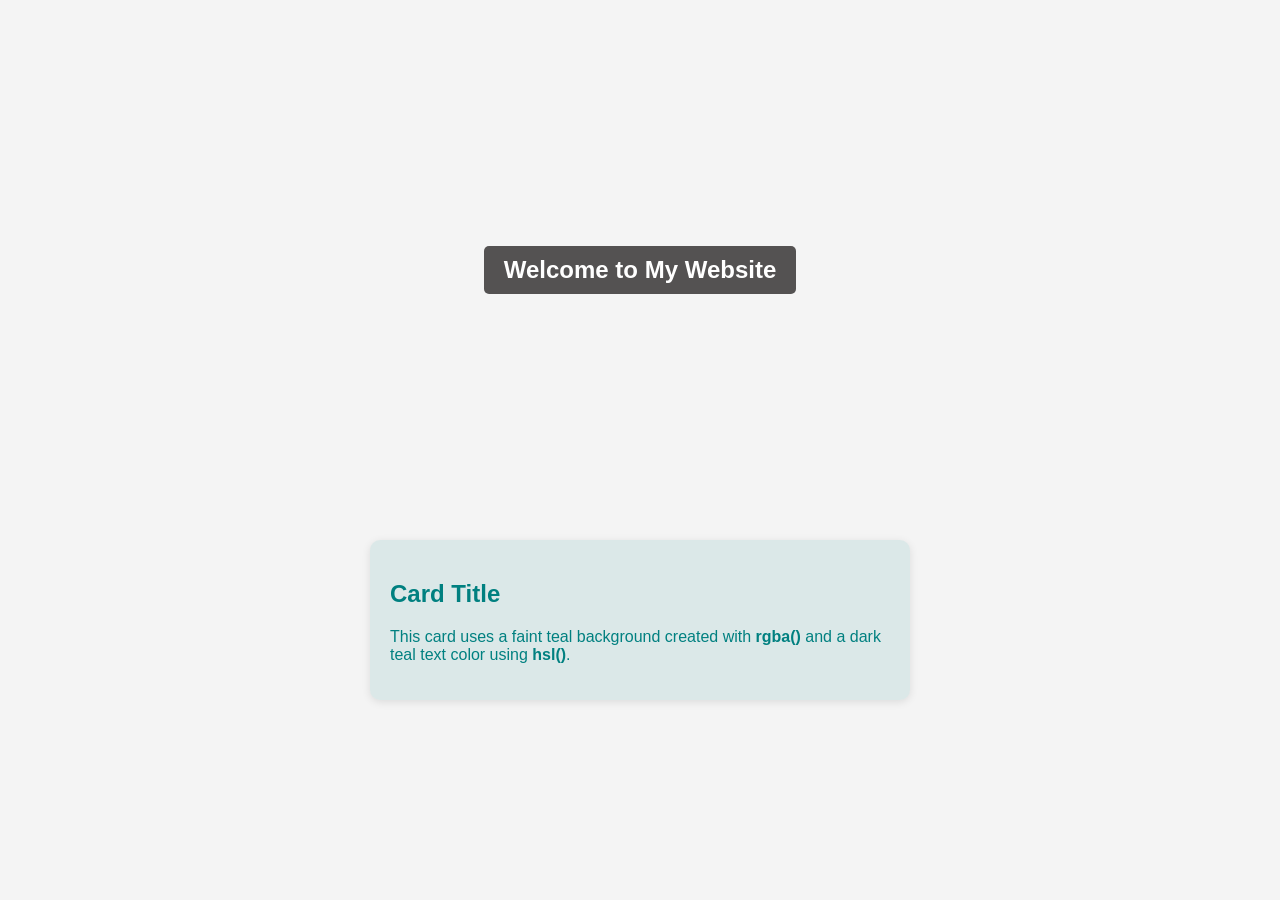
<file: background index.html>
<!DOCTYPE html>
<html lang="en">
<head>
    <meta charset="UTF-8">
    <meta name="viewport" content="width=device-width, initial-scale=1.0">
    <title>CSS Color Example</title>

    <link rel="preconnect" href="https://fonts.googleapis.com">
<link rel="preconnect" href="https://fonts.gstatic.com" crossorigin>
<link href="https://fonts.googleapis.com/css2?family=Bebas+Neue&display=swap" rel="stylesheet">

    <style>
        body{
            background-color:#f4f4f4;   /* light grey page */
            color:#333;                 /* dark grey text */
            font-family:Arial, sans-serif;
            margin:0;
            padding:20px;
        }

        .card{
            background-color:rgba(0,128,128,0.1); /* faint teal */
            color:hsl(180,100%,25%);
            padding:20px;
            border-radius:10px;
            max-width:500px;
            margin:20px auto;
            box-shadow:0 2px 8px rgba(0,0,0,0.1);

            .card p{
                 font-family: "Bebas Neue", sans-serif;
                 font-weight: 400;
                 font-style: normal;
            }
        }

        .hero{
            background-image:url("https://picsum.photos/id/1018/800/400");
            background-size:cover;
            background-position:center;
            background-repeat:no-repeat;
            height:500px;
            display:flex;
            justify-content:center;
            align-items:center;
            border-radius:10px;
        }

        .hero h1{
            background:rgb(84, 82, 82);
            padding:10px 20px;
            border-radius:5px;
            color:white;
        }
    </style>
</head>

<body>

    <section class="hero">
        <h1>Welcome to My Website</h1>
    </section>

    <div class="card">
        <h2>Card Title</h2>
        <p>
            This card uses a faint teal background created with
            <strong>rgba()</strong> and a dark teal text color using
            <strong>hsl()</strong>.
        </p>
    </div>

</body>
</html>
</file>
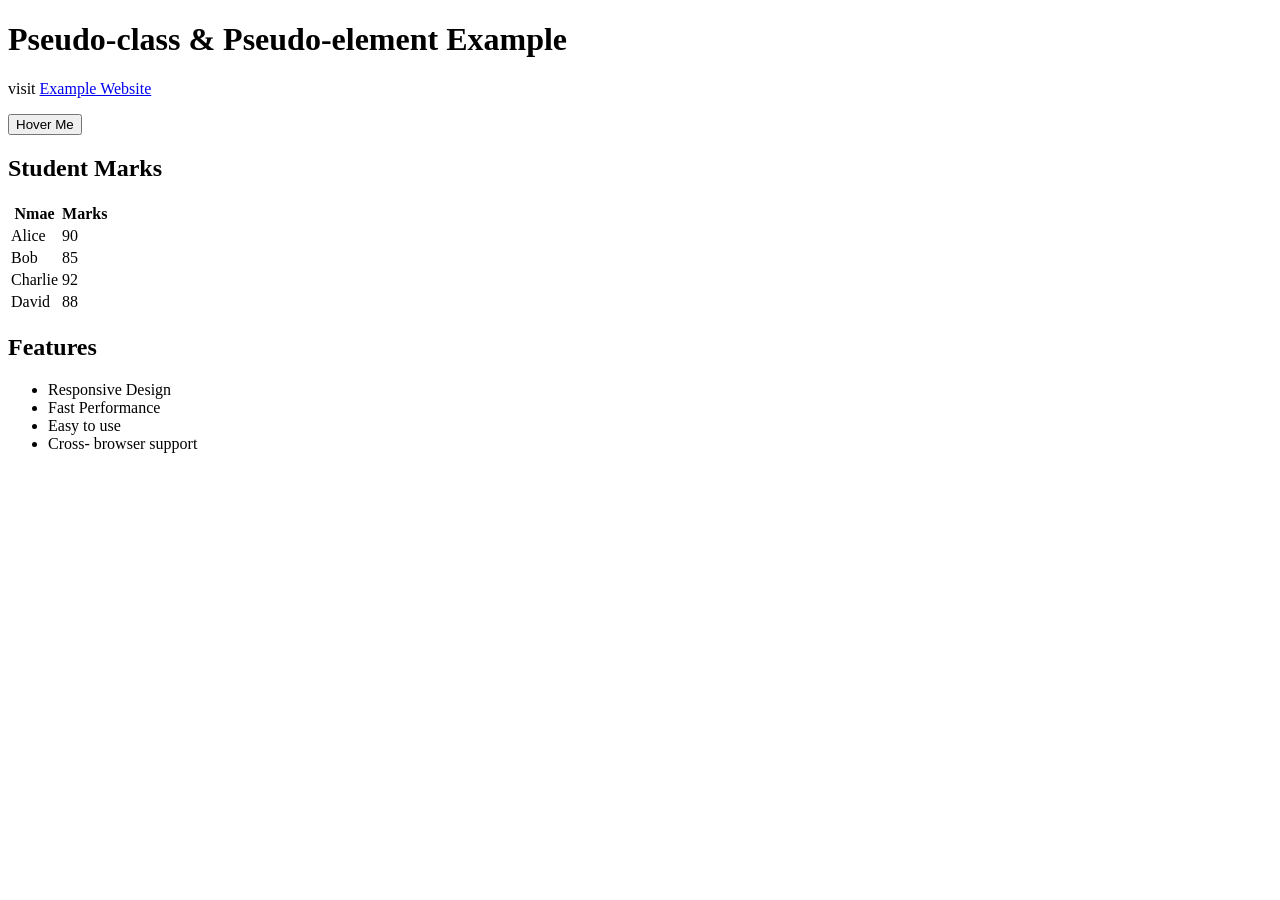
<file: psuedo index.html>
<!DOCTYPE html>
<html lang="en">
<head>
    <meta charset="UTF-8">
    <meta name="viewport" content="width=device-width, initial-scale=1.0">
    <title>Document</title>
</head>
<body>
    <h1>Pseudo-class & Pseudo-element Example</h1>
    <p>
        visit
        <a href="https://example.com" target="_blank">Example Website</a>
    </p>
    <button class="btn">Hover Me</button>
    <h2>Student Marks</h2>
    <table>
        <tr>
            <th>Nmae</th>
            <th>Marks</th>
        </tr>
        <tr>
            <td>Alice</td>
            <td>90</td>
        </tr>
        <tr>
            <td>Bob</td>
            <td>85</td>
        </tr>
        <tr>
            <td>Charlie</td>
            <td>92</td>
        </tr>
        <tr>
            <td>David</td>
            <td>88</td>
        </tr>

    </table>
    <h2>Features</h2>
    <ul class="features">
        <li>Responsive Design</li>
        <li>Fast Performance</li>
        <li>Easy to use</li>
        <li>Cross- browser support</li>
    </ul>
    
</body>
</html>
</file>
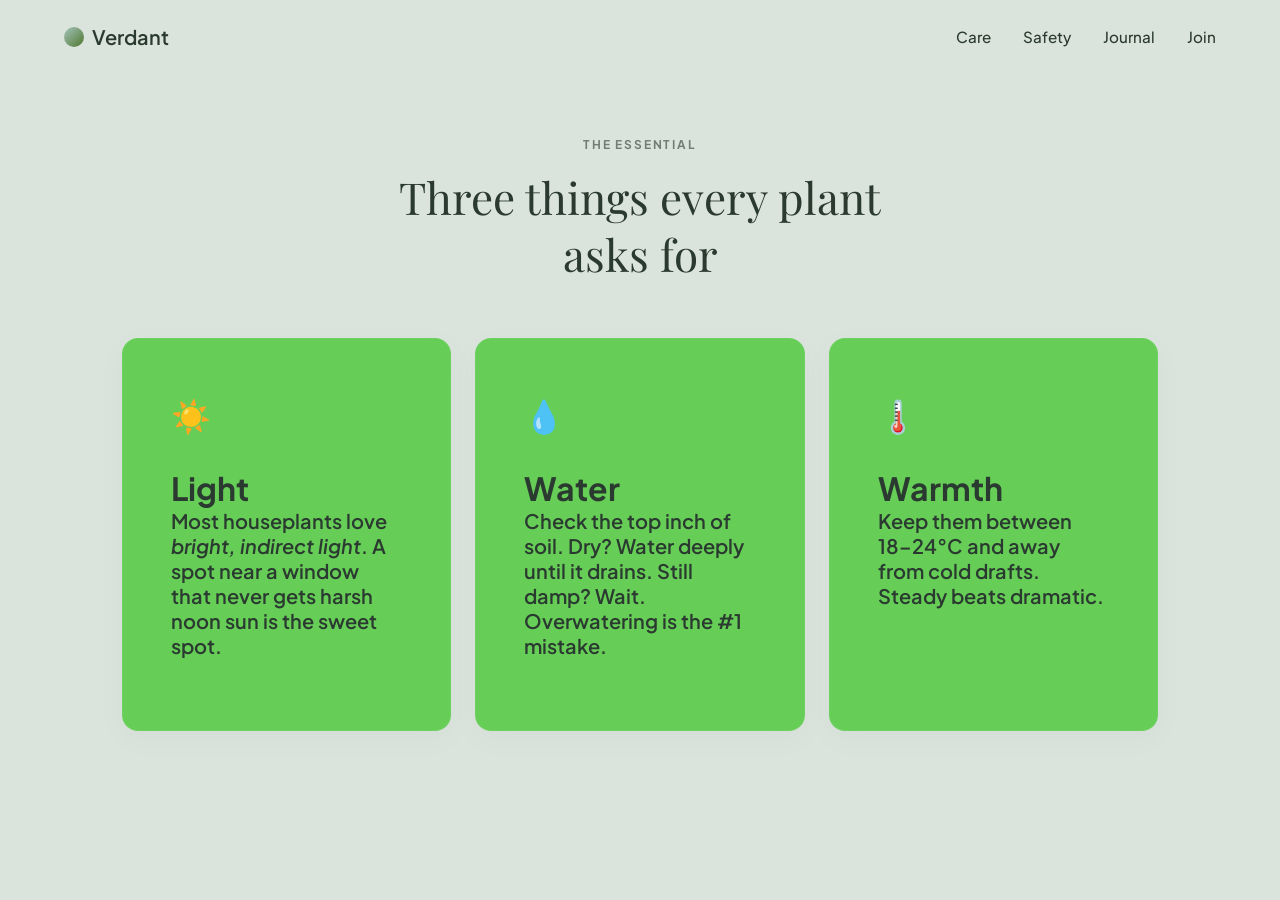
<file: verdant.html>
<!DOCTYPE html>
<html lang="en">
<head>
    <meta charset="UTF-8">
    <meta name="viewport" content="width=device-width, initial-scale=1.0">
    <title>Verdant - The Essentials</title>
    
    <link rel="stylesheet" href="style.css">
    <link href="https://fonts.googleapis.com/css2?family=Playfair+Display:ital,wght@0,400..700;1,400..700&family=Plus+Jakarta+Sans:wght@300;400;600&display=swap" rel="stylesheet">
</head>
<body>

    <header class="navbar">
        <div class="logo">
            <span class="logo-dot"></span>
            Verdant
        </div>
        <nav class="nav-links">
            <a href="#">Care</a>
            <a href="#">Safety</a>
            <a href="#">Journal</a>
            <a href="#">Join</a>
        </nav>
    </header>

    <main class="container">
        <p class="subtitle"><strong>THE ESSENTIAL</strong>
  </p>
        <h1 class="main-title">Three things every plant asks for</h1>

        <div class="cards-grid">
            <div class="card">
                <div class="icon sun-icon">☀️</div>
                <h1>Light</h1>
                <h2>Most houseplants love <em>bright, indirect light</em>. A spot near a window that never gets harsh noon sun is the sweet spot.</h2>
            </div>

            <div class="card">
                <div class="icon water-icon">💧</div>
                <h1>Water</h1>
                <h2>Check the top inch of soil. Dry? Water deeply until it drains. Still damp? Wait. Overwatering is the #1 mistake.</h2>
            </div>

            <div class="card">
                <div class="icon warmth-icon">🌡️</div>
                <h1>Warmth</h1>
                <h2>Keep them between 18–24°C and away from cold drafts. Steady beats dramatic.<h2>
            </div>
        </div>
    </main>

</body>
</html>
</file>
<file: style.css>
* {
    margin: 0;
    padding: 0;
    box-sizing: border-box;
}

body {
    background-color: #dbe4dc; 
    font-family: 'Plus Jakarta Sans' , sans-serif;
    color: #2b3a30; 
    min-height: 100vh;
    padding-bottom: 4rem;
}


.navbar {
    display: flex;
    justify-content: space-between;
    align-items: center;
    padding: 1.5rem 4rem;
}

.logo {
    display: flex;
    align-items: center;
    gap: 0.5rem;
    font-weight: 600;
    font-size: 1.25rem;
}

.logo-dot {
    width: 20px;
    height: 20px;
    background: linear-gradient(135deg, #a3c4bc, #4f772d);
    border-radius: 50%;
}

.nav-links {
    display: flex;
    gap: 2rem;
}

.nav-links a {
    text-decoration: none;
    color: #2b3a30;
    font-size: 0.95rem;
    font-weight: 500;
    transition: opacity 0.2s;
}

.nav-links a:hover {
    opacity: 0.7;
}


.container {
    max-width: 1100px;
    margin: 4rem auto 0 auto;
    text-align: center;
    padding: 0 2rem;
}

.subtitle {
    font-size: 0.75rem;
    letter-spacing: 0.15em;
    font-weight: 600;
    opacity: 0.6;
    margin-bottom: 1rem;
}

.main-title {
    font-family: 'Playfair Display', serif; 
    font-size: 2.75rem;
    font-weight: 400;
    line-height: 1.3;
    max-width: 500px;
    margin: 0 auto 3.5rem auto;
}


.cards-grid {
    display: grid;
    grid-template-columns: repeat(3, 1fr);
    gap: 1.5rem;
}

.card {
    background-color: rgba(48, 196, 25, 0.682); 
    border: 1px solid rgba(255, 255, 255, 0.057);
    border-radius: 16px;
    padding: 3.5rem 3rem;
    text-align: left;
    box-shadow: 0 8px 32px 0 rgba(0, 0, 0, 0.03);
    backdrop-filter: blur(4px); 
}

.icon {
    font-size: 2rem;
    margin-bottom: 2rem;
}

.card h2 {
    font-size: 1.25rem;
    font-weight: 600;
    margin-bottom: 1rem;
}

.card p {
    font-size: 0.95rem;
    line-height: 1.6;
    opacity: 0.85;
}

.card em {
    font-style: italic;
    font-weight: 600;
}


@media (max-width: 900px) {
    .cards-grid {
        grid-template-columns: 1fr; 
        gap: 1.5rem;
    }
    
    .navbar {
        padding: 1.5rem 2rem;
    }
}
</file>
